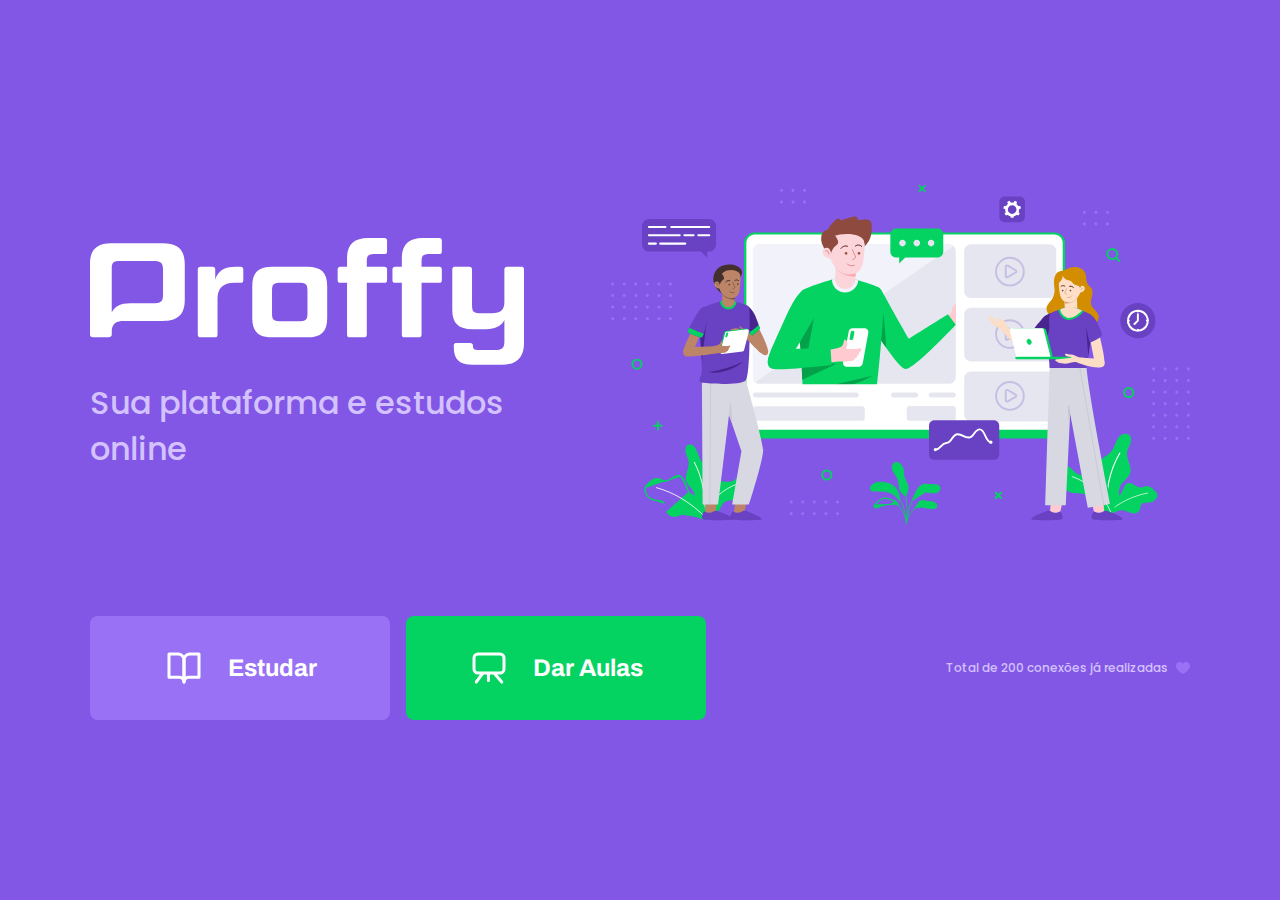
<file: index.html>
<!DOCTYPE html>
<html lang="pt_br"><!-- esse lang é um atibuto-->
<head>
    <meta charset="UTF-8">
    <meta name="viewport" content="width=device-width, initial-scale=1.0">
    <title>Proffy | Sua plataforma de estudos online</title>
    
    <link rel="stylesheet" href="/styles/main.css">
    <link rel="stylesheet" href="/styles/partials/page-landing.css">

    <link href="https://fonts.googleapis.com/css2?family=Archivo:wght@400;700&amp;family=Poppins:wght@400;600&amp;display=swap" rel="stylesheet">
</head>
<body id="page-landing">
    <div id="container">
        <div class="logo-container">
            <img src="/images/logo.svg" alt="Proffy">
            <h2>Sua plataforma e estudos online</h2>
        </div>
    <img class="hero-image" src="/images/landing.svg" alt="Plataforma de Estudos">
        <div class="buttons-container">
            <a class="study" href="/study.html">
                <img src="/images/icons/study.svg" alt="Estudar">Estudar
            </a>
            <a class="give-classes" href="/give-classes.html">
                <img src="/images/icons/give-classes.svg" alt="Dar Aulas">Dar Aulas
            </a>
        </div>
        <p class="total-connections">
            Total de 200 conexões já realizadas
            <img src="/images/icons/purple-heart.svg" alt="Coração roxo">
        </p>
    </div>   
    
</body>
</html>
</file>
<file: styles/main.css>
/* CSS - Cascading Style Sheets */   /*Cascading = Em cascata Style Sheets = Folha de estilo*/
/* #container {
    /* box model*/
    /*
    border: 1px solid red;
    padding: 40px;
    /* padding-top: 10px;
    padding-left: 40px;
    padding-right: 40px;
    padding-bottom: 100px; 
    margin: 60px;
    width: 300px;
    height: 300px;
 } */
/*#container {
    width: 100px;
    border: 1px solid red;
    padding-left: 50px;
} */
:root {
    /* variáveis do css*/
    --color-background: #F0F0F7;
    --color-primary-lighter: #9871F5;
    --color-primary-light: #916BEA;
    --color-primary: #8257E5;
    --color-primary-dark: #774DD6;
    --color-primary-darker: #6842c2;
    --color-secondary: #04D361;
    --color-secondary-dark: #04BF58;
    --color-title-in-primary: #FFFFFF;
    --color-text-in-primary: #D4C2FF;
    --color-text-title: #32264D;
    --color-text-complement: #9C98A6;
    --color-text-base: #6A6180;
    --color-line-in-white: #E6E6F0;
    --color-input-background: #F8F8FC;
    --color-button-text: #FFFFFF;
    --color-box-base: #FFFFFF;
    --color-box-footer: #FAFAFC;
    --color-small-info: #C1BCCC;

    /* tamanho da fonte padrão: 16px - 100% - 1rem */
    font-size: 60%; /* controle das medidas rem */
}
* {
    margin: 0;
    padding: 0;
    box-sizing: border-box;
}
html, 
body{
    height: 100vh; /*height=altura*/
}
body {
    
    background-color: var(--color-background); 
    display: flex;
    align-items: center;
    justify-content: center;    
}
body, input, button, textarea{
    font: 500 1.6rem Poppins;
    /*font-weight: 500;
    font-family: Poppins;
    font-size: 1.6rem;*/
    color: var(--color-text-base);
}
#container{
    width: 90vw; /*width=largura*/
    max-width: 700px;
    
}
@media (min-width: 700px) {
    :root {
        font-size: 62.5%; /*todo 1rem vai ser relativo a 10px */
    }
}
</file>
<file: styles/partials/page-landing.css>
#page-landing {
    background: var(--color-primary);
  }
  #container {
    color: var(--color-text-in-primary)
  }
  .logo-container img {
    height: 10rem;
  }
  .logo-container {
    text-align: center;
    margin-bottom: 3.2rem;
  }
  .logo-container h2 {
    font-weight: 500;
    font-size: 3.2rem;
    line-height: 4.6rem;
    margin-top: 0.8rem;
  }
  .hero-image {
    width: 100%;
  }
  .buttons-container {
    display: flex;
    justify-content: center;
    margin: 3.2rem 0;
  }
  .buttons-container a {
    width: 30rem;
    height: 10.4rem;
    border-radius: 0.8rem;
    margin-right: 1.6rem;
    font: 700 2.4rem Archivo;
    display: flex;
    align-items: center;
    justify-content: center;
    text-decoration: none;
    color: var(--color-button-text);
    transition: background 0.2s;
  }
  .buttons-container a img {
    width: 4rem;
    margin-right: 2.4rem;
  }
  .buttons-container a.study {
    background: var(--color-primary-lighter);
  }
  .buttons-container a.study:hover {
    background: var(--color-primary-light);
  }
  .buttons-container a.give-classes {
    background: var(--color-secondary);
    margin: 0;
  }
  .buttons-container a.give-classes:hover {
    background: var(--color-secondary-dark);
  }
  .total-connections {
    font-size: 1.8rem;
    display: flex;
    align-items: center;
    justify-content: center;
  }
  .total-connections img {
    margin-left: 0.8rem;
  }
  @media (max-width: 1100px) {
    :root {
      font-size: 38%;
    }
    .logo-container img {
      height: 7rem;
    }
  }
  @media (min-width: 1100px) {
    #page-landing #container {
      max-width: 1100px;
      display: grid;
      grid-template-columns: 2fr 1fr 2fr;
      grid-template-rows: 350px 1fr;
      grid-template-areas: 
        "proffy img img"
        "button button texting"
      ;
      column-gap: 87px;
      row-gap: 86px;
    }
    .logo-container {
     grid-area: proffy;
     text-align: initial;
     align-self: center;
     margin: 0;
    }
    .logo-container img {
      height: 127px;
    }
    .hero-image {
      grid-area: img;
      height: 350px;
    }
    .buttons-container {
      grid-area: button;
      justify-content: flex-start;
      margin: 0;
    }
    .total-connections {
      grid-area: texting;
      justify-self: end;
      font-size: 1.2rem;
    }
  }
</file>
